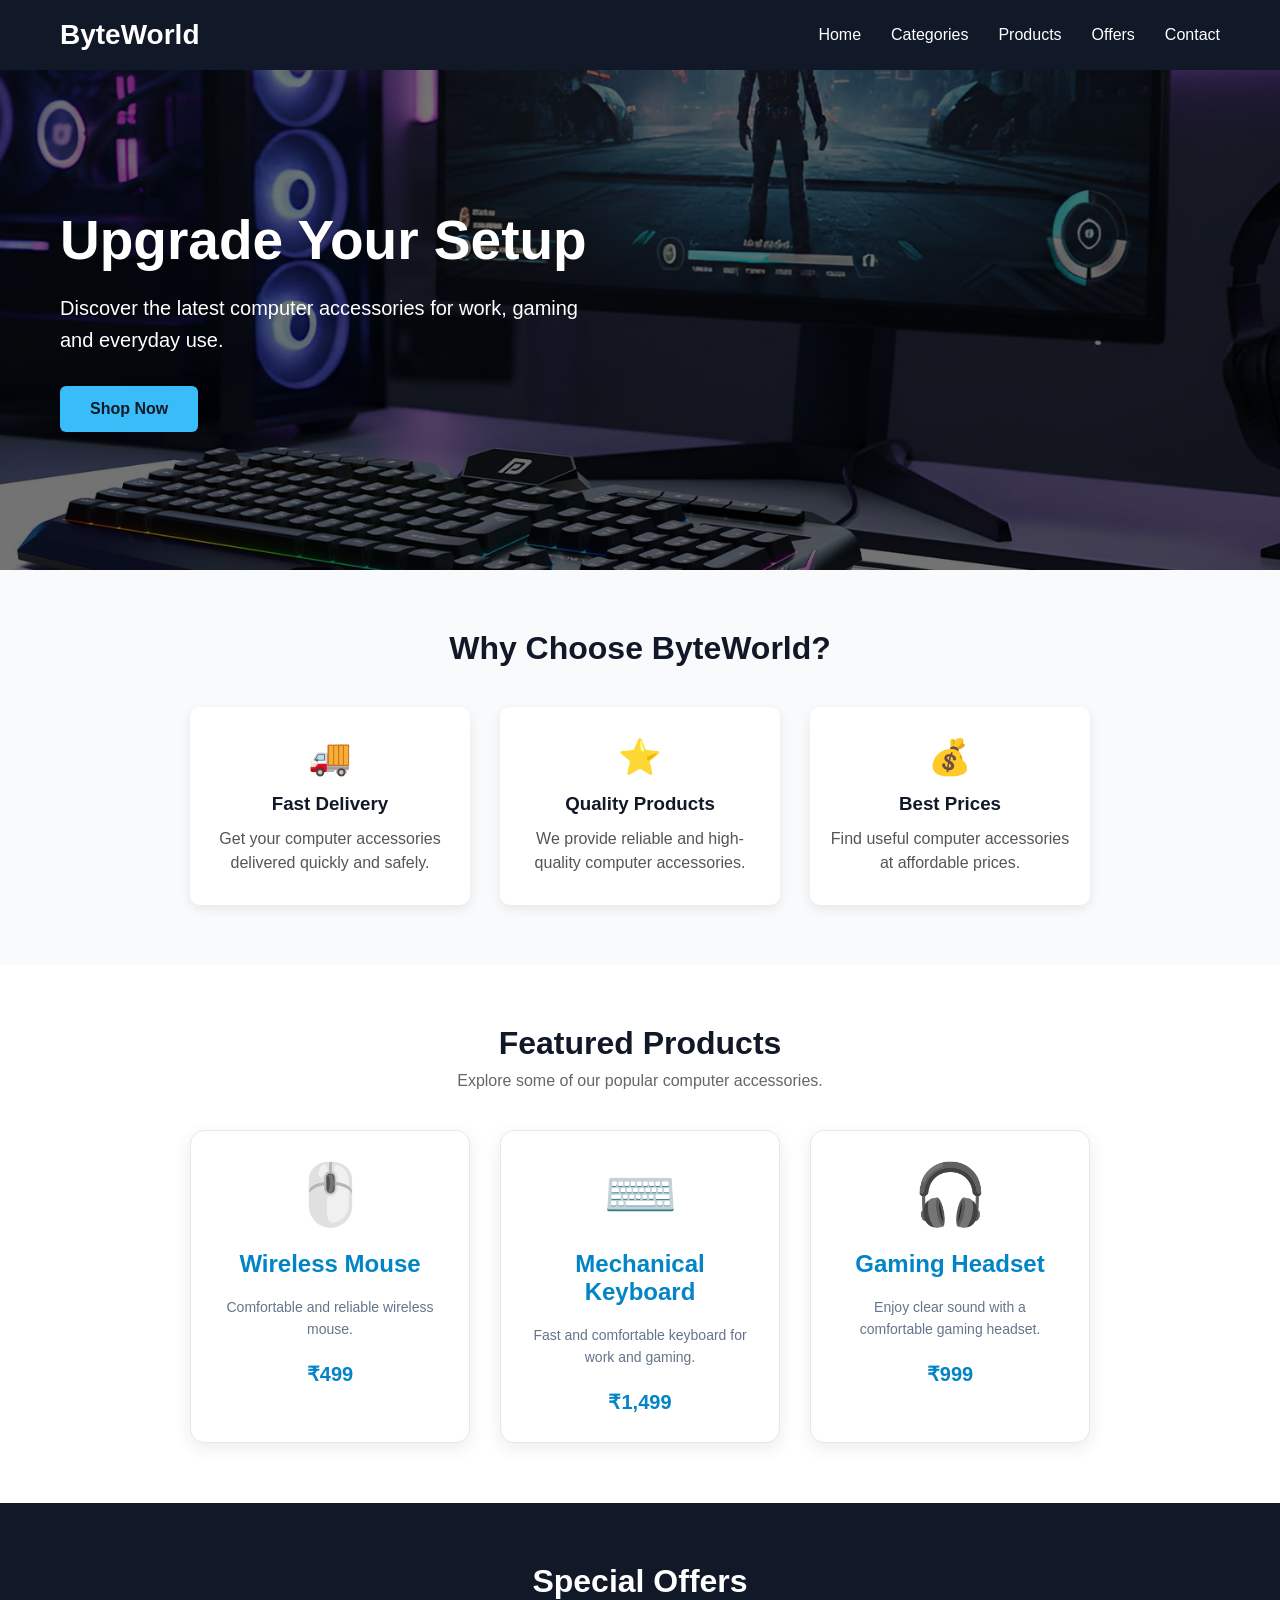
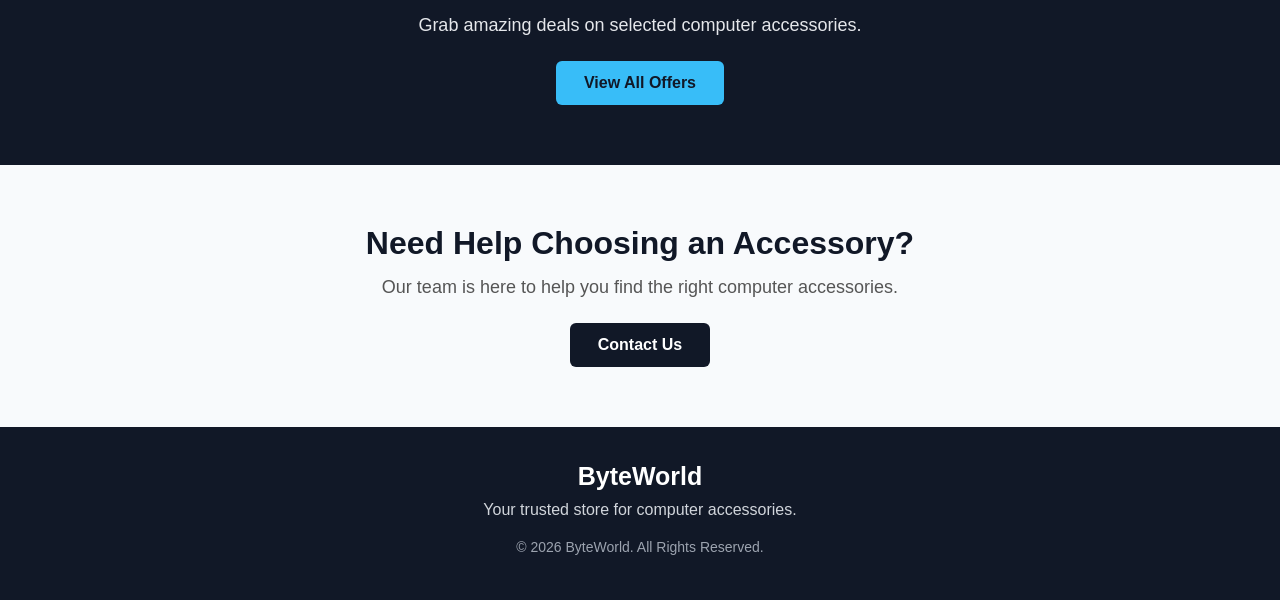
<file: index.html>
<!DOCTYPE html>
<html lang="en">

<head>
    <meta charset="UTF-8">
    <meta name="viewport" content="width=device-width, initial-scale=1.0">

    <title>TechZone - Computer Accessories</title>

    <link rel="stylesheet" href="style.css">
</head>

<body>
    <header>

    <div class="logo">
        ByteWorld
    </div>

    <nav>
        <a href="index.html">Home</a>
        <a href="categories.html">Categories</a>
        <a href="products.html">Products</a>
        <a href="offers.html">Offers</a>
        <a href="contact.html">Contact</a>
    </nav>

</header>
<!-- Hero Section -->
<section class="hero">

    <div class="hero-content">

        <h1>Upgrade Your Setup</h1>

        <p>
            Discover the latest computer accessories
            for work, gaming and everyday use.
        </p>

        <a href="products.html" class="hero-button">Shop Now</a>

    </div>

</section>
<!-- Why Choose Us Section -->

<section class="why-us">

    <h2>Why Choose ByteWorld?</h2>

    <div class="features">

        <div class="feature">
            <div class="feature-icon">🚚</div>
            <h3>Fast Delivery</h3>
            <p>Get your computer accessories delivered quickly and safely.</p>
        </div>

        <div class="feature">
            <div class="feature-icon">⭐</div>
            <h3>Quality Products</h3>
            <p>We provide reliable and high-quality computer accessories.</p>
        </div>

        <div class="feature">
            <div class="feature-icon">💰</div>
            <h3>Best Prices</h3>
            <p>Find useful computer accessories at affordable prices.</p>
        </div>

    </div>

</section>
<!-- FEATURED PRODUCTS -->
<section class="featured-products">

    <h2>Featured Products</h2>

    <p class="section-subtitle">
        Explore some of our popular computer accessories.
    </p>

    <div class="product-cards">

        <div class="product-card">
            <div class="product-image">🖱️</div>
            <h3>Wireless Mouse</h3>
            <p>Comfortable and reliable wireless mouse.</p>
            <span>₹499</span>
        </div>

        <div class="product-card">
            <div class="product-image">⌨️</div>
            <h3>Mechanical Keyboard</h3>
            <p>Fast and comfortable keyboard for work and gaming.</p>
            <span>₹1,499</span>
        </div>

        <div class="product-card">
            <div class="product-image">🎧</div>
            <h3>Gaming Headset</h3>
            <p>Enjoy clear sound with a comfortable gaming headset.</p>
            <span>₹999</span>
        </div>

    </div>

</section>
<!-- SPECIAL OFFERS -->
<section class="special-offers">

    <h2>Special Offers</h2>

    <p>
        Grab amazing deals on selected computer accessories.
    </p>

    <a href="offers.html" class="offer-button">
        View All Offers
    </a>

</section>
<!-- CONTACT CTA -->
<section class="contact-cta">

    <h2>Need Help Choosing an Accessory?</h2>

    <p>
        Our team is here to help you find the right computer accessories.
    </p>

    <a href="contact.html" class="contact-button">
        Contact Us
    </a>

</section>
<!-- FOOTER -->
<footer>

    <div class="footer-content">

        <h3>ByteWorld</h3>

        <p>
            Your trusted store for computer accessories.
        </p>

        <p class="copyright">
            © 2026 ByteWorld. All Rights Reserved.
        </p>

    </div>

</footer>

</body>

</html>
</file>
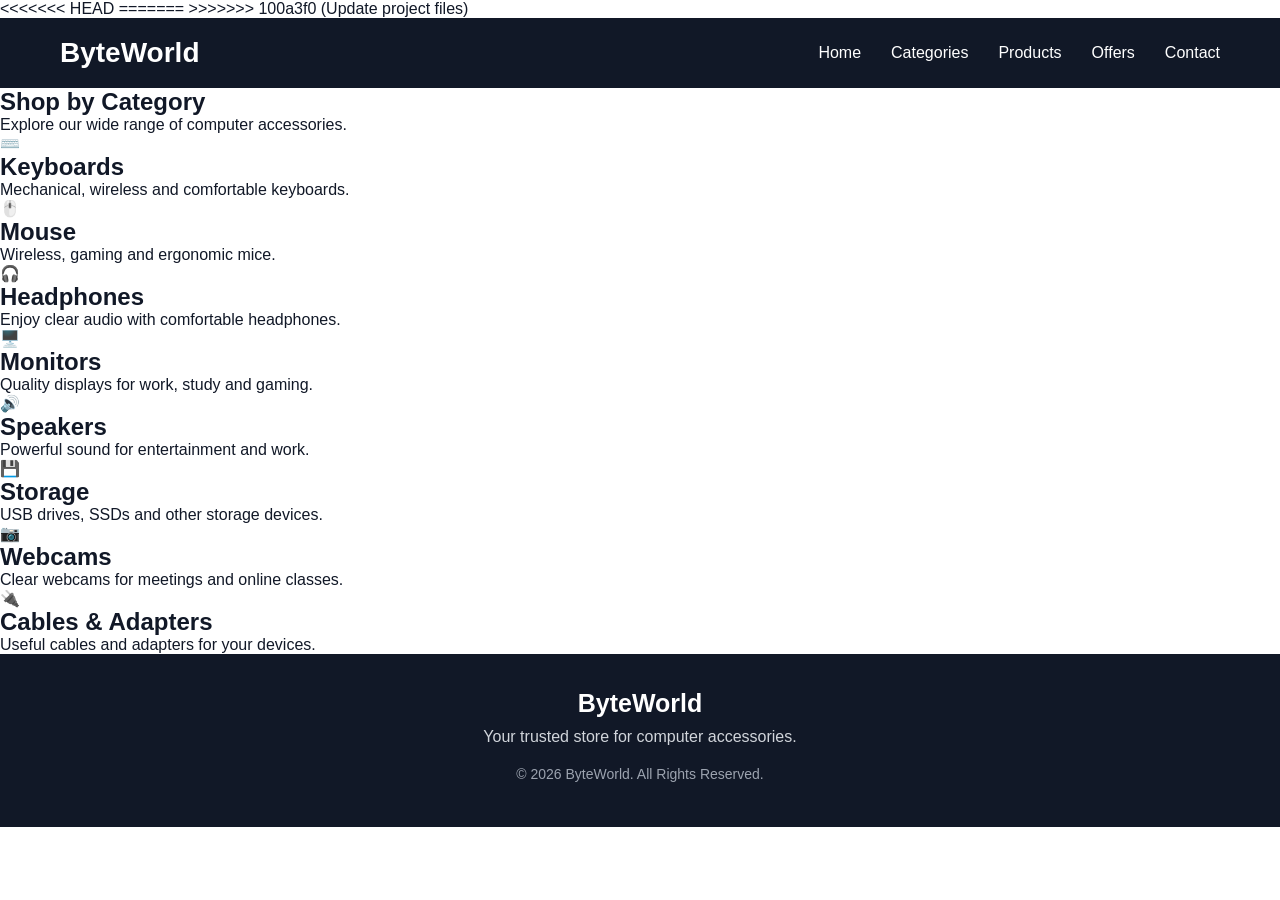
<file: categories.html>
<!DOCTYPE html>
<html lang="en">

<head>
    <meta charset="UTF-8">
    <meta name="viewport" content="width=device-width, initial-scale=1.0">

    <title>ByteWorld - Categories</title>

<<<<<<< HEAD
    <link rel="stylesheet" href="style.css">
=======
    <link rel="stylesheet" href="style.css">
>>>>>>> 100a3f0 (Update project files)
</head>

<body>

    <!-- HEADER -->
    <header>

        <div class="logo">
            ByteWorld
        </div>

        <nav>
            <a href="index.html">Home</a>
            <a href="categories.html">Categories</a>
            <a href="products.html">Products</a>
            <a href="offers.html">Offers</a>
            <a href="contact.html">Contact</a>
        </nav>

    </header>


    <!-- CATEGORIES SECTION -->
    <section class="categories-page">

        <h1>Shop by Category</h1>

        <p class="category-intro">
            Explore our wide range of computer accessories.
        </p>


        <div class="category-grid">

            <div class="category-card">
                <div class="category-icon">⌨️</div>
                <h2>Keyboards</h2>
                <p>Mechanical, wireless and comfortable keyboards.</p>
            </div>


            <div class="category-card">
                <div class="category-icon">🖱️</div>
                <h2>Mouse</h2>
                <p>Wireless, gaming and ergonomic mice.</p>
            </div>


            <div class="category-card">
                <div class="category-icon">🎧</div>
                <h2>Headphones</h2>
                <p>Enjoy clear audio with comfortable headphones.</p>
            </div>


            <div class="category-card">
                <div class="category-icon">🖥️</div>
                <h2>Monitors</h2>
                <p>Quality displays for work, study and gaming.</p>
            </div>


            <div class="category-card">
                <div class="category-icon">🔊</div>
                <h2>Speakers</h2>
                <p>Powerful sound for entertainment and work.</p>
            </div>


            <div class="category-card">
                <div class="category-icon">💾</div>
                <h2>Storage</h2>
                <p>USB drives, SSDs and other storage devices.</p>
            </div>


            <div class="category-card">
                <div class="category-icon">📷</div>
                <h2>Webcams</h2>
                <p>Clear webcams for meetings and online classes.</p>
            </div>


            <div class="category-card">
                <div class="category-icon">🔌</div>
                <h2>Cables & Adapters</h2>
                <p>Useful cables and adapters for your devices.</p>
            </div>

        </div>

    </section>


    <!-- FOOTER -->
    <footer>

        <div class="footer-content">

            <h3>ByteWorld</h3>

            <p>
                Your trusted store for computer accessories.
            </p>

            <p class="copyright">
                © 2026 ByteWorld. All Rights Reserved.
            </p>

        </div>

    </footer>

</body>

</html>
</file>
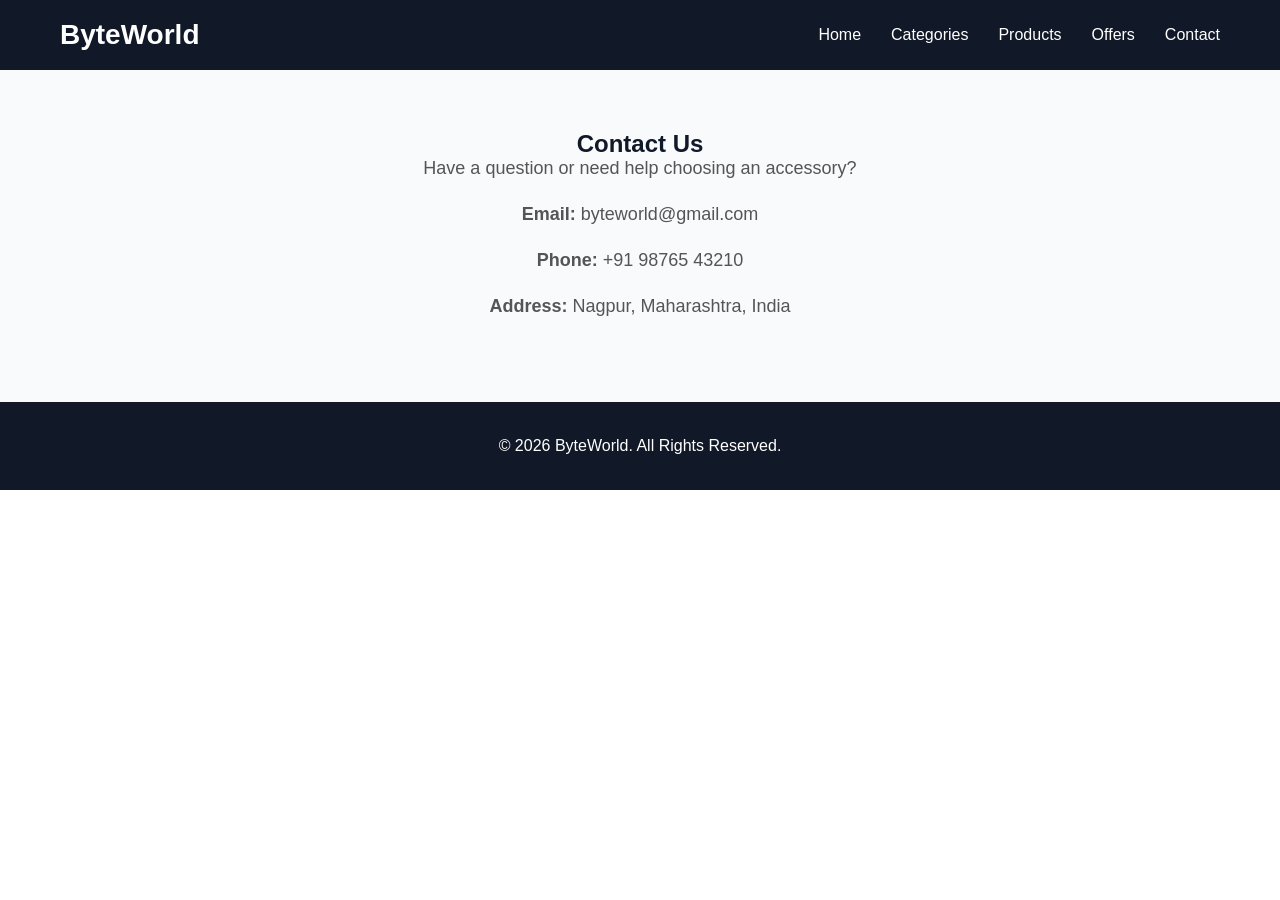
<file: contact.html>
<!DOCTYPE html>
<html lang="en">

<head>
    <meta charset="UTF-8">
    <meta name="viewport" content="width=device-width, initial-scale=1.0">
    <title>ByteWorld - Contact</title>
    <link rel="stylesheet" href="style.css">
</head>

<body>

<header>
    <div class="logo">ByteWorld</div>

    <nav>
        <a href="index.html">Home</a>
        <a href="categories.html">Categories</a>
        <a href="products.html">Products</a>
        <a href="offers.html">Offers</a>
        <a href="contact.html">Contact</a>
    </nav>
</header>

<section class="contact-cta">

    <h1>Contact Us</h1>
    <p>Have a question or need help choosing an accessory?</p>

    <div class="contact-info">
        <p><strong>Email:</strong> byteworld@gmail.com</p>
        <p><strong>Phone:</strong> +91 98765 43210</p>
        <p><strong>Address:</strong> Nagpur, Maharashtra, India</p>
    </div>

</section>

<footer>
    <p>&copy; 2026 ByteWorld. All Rights Reserved.</p>
</footer>

</body>
</html>
</file>
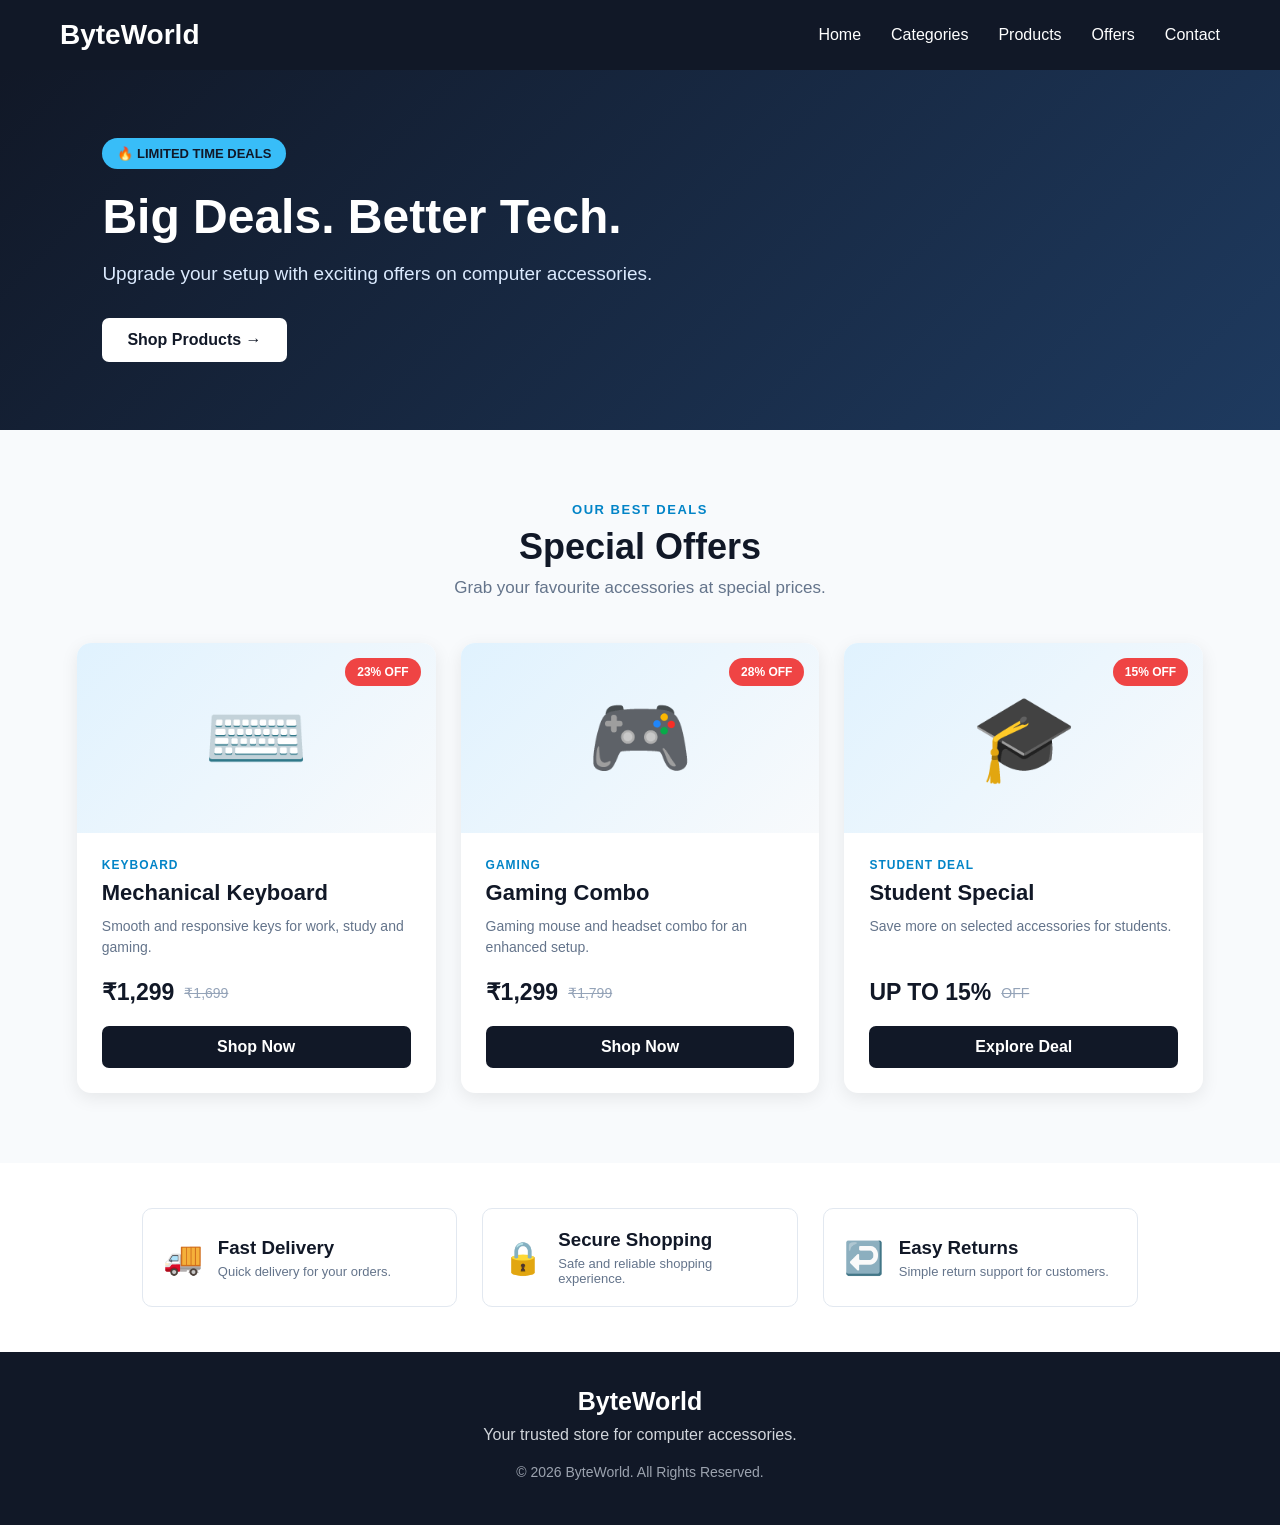
<file: offers.html>
<!DOCTYPE html>
<html lang="en">

<head>
    <meta charset="UTF-8">
    <meta name="viewport" content="width=device-width, initial-scale=1.0">
    <title>ByteWorld - Offers</title>
    <link rel="stylesheet" href="style.css">
</head>

<body>

    <!-- HEADER -->
    <header>
        <div class="logo">ByteWorld</div>

        <nav>
            <a href="index.html">Home</a>
            <a href="categories.html">Categories</a>
            <a href="products.html">Products</a>
            <a href="offers.html">Offers</a>
            <a href="contact.html">Contact</a>
        </nav>
    </header>


    <!-- OFFER HERO -->
    <section class="offers-hero">

        <div class="offers-hero-content">

            <span class="deal-label">🔥 LIMITED TIME DEALS</span>

            <h1>Big Deals. Better Tech.</h1>

            <p>
                Upgrade your setup with exciting offers on
                computer accessories.
            </p>

            <a href="products.html" class="primary-offer-btn">
                Shop Products →
            </a>

        </div>

    </section>


    <!-- OFFERS -->
    <section class="offers-section">

        <div class="section-heading">

            <span>OUR BEST DEALS</span>

            <h2>Special Offers</h2>

            <p>
                Grab your favourite accessories at special prices.
            </p>

        </div>


        <div class="offer-grid">


            <!-- OFFER 1 -->
            <div class="offer-card">

                <div class="offer-image">
                    ⌨️
                </div>

                <span class="discount-badge">
                    23% OFF
                </span>

                <div class="offer-content">

                    <p class="offer-category">
                        KEYBOARD
                    </p>

                    <h3>
                        Mechanical Keyboard
                    </h3>

                    <p class="offer-description">
                        Smooth and responsive keys for work,
                        study and gaming.
                    </p>

                    <div class="price">

                        <span class="new-price">
                            ₹1,299
                        </span>

                        <span class="old-price">
                            ₹1,699
                        </span>

                    </div>

                    <a href="products.html" class="shop-btn">
                        Shop Now
                    </a>

                </div>

            </div>


            <!-- OFFER 2 -->
            <div class="offer-card">

                <div class="offer-image">
                    🎮
                </div>

                <span class="discount-badge">
                    28% OFF
                </span>

                <div class="offer-content">

                    <p class="offer-category">
                        GAMING
                    </p>

                    <h3>
                        Gaming Combo
                    </h3>

                    <p class="offer-description">
                        Gaming mouse and headset combo
                        for an enhanced setup.
                    </p>

                    <div class="price">

                        <span class="new-price">
                            ₹1,299
                        </span>

                        <span class="old-price">
                            ₹1,799
                        </span>

                    </div>

                    <a href="products.html" class="shop-btn">
                        Shop Now
                    </a>

                </div>

            </div>


            <!-- OFFER 3 -->
            <div class="offer-card">

                <div class="offer-image">
                    🎓
                </div>

                <span class="discount-badge">
                    15% OFF
                </span>

                <div class="offer-content">

                    <p class="offer-category">
                        STUDENT DEAL
                    </p>

                    <h3>
                        Student Special
                    </h3>

                    <p class="offer-description">
                        Save more on selected accessories
                        for students.
                    </p>

                    <div class="price">

                        <span class="new-price">
                            UP TO 15%
                        </span>

                        <span class="old-price">
                            OFF
                        </span>

                    </div>

                    <a href="products.html" class="shop-btn">
                        Explore Deal
                    </a>

                </div>

            </div>


        </div>

    </section>


    <!-- BENEFITS -->
    <section class="offer-benefits">

        <div class="benefit">

            <div class="benefit-icon">
                🚚
            </div>

            <div>

                <h3>
                    Fast Delivery
                </h3>

                <p>
                    Quick delivery for your orders.
                </p>

            </div>

        </div>


        <div class="benefit">

            <div class="benefit-icon">
                🔒
            </div>

            <div>

                <h3>
                    Secure Shopping
                </h3>

                <p>
                    Safe and reliable shopping experience.
                </p>

            </div>

        </div>


        <div class="benefit">

            <div class="benefit-icon">
                ↩️
            </div>

            <div>

                <h3>
                    Easy Returns
                </h3>

                <p>
                    Simple return support for customers.
                </p>

            </div>

        </div>

    </section>


    <!-- FOOTER -->
    <footer>

        <div class="footer-content">

            <h3>
                ByteWorld
            </h3>

            <p>
                Your trusted store for computer accessories.
            </p>

            <p class="copyright">
                © 2026 ByteWorld. All Rights Reserved.
            </p>

        </div>

    </footer>

</body>

</html>
</file>
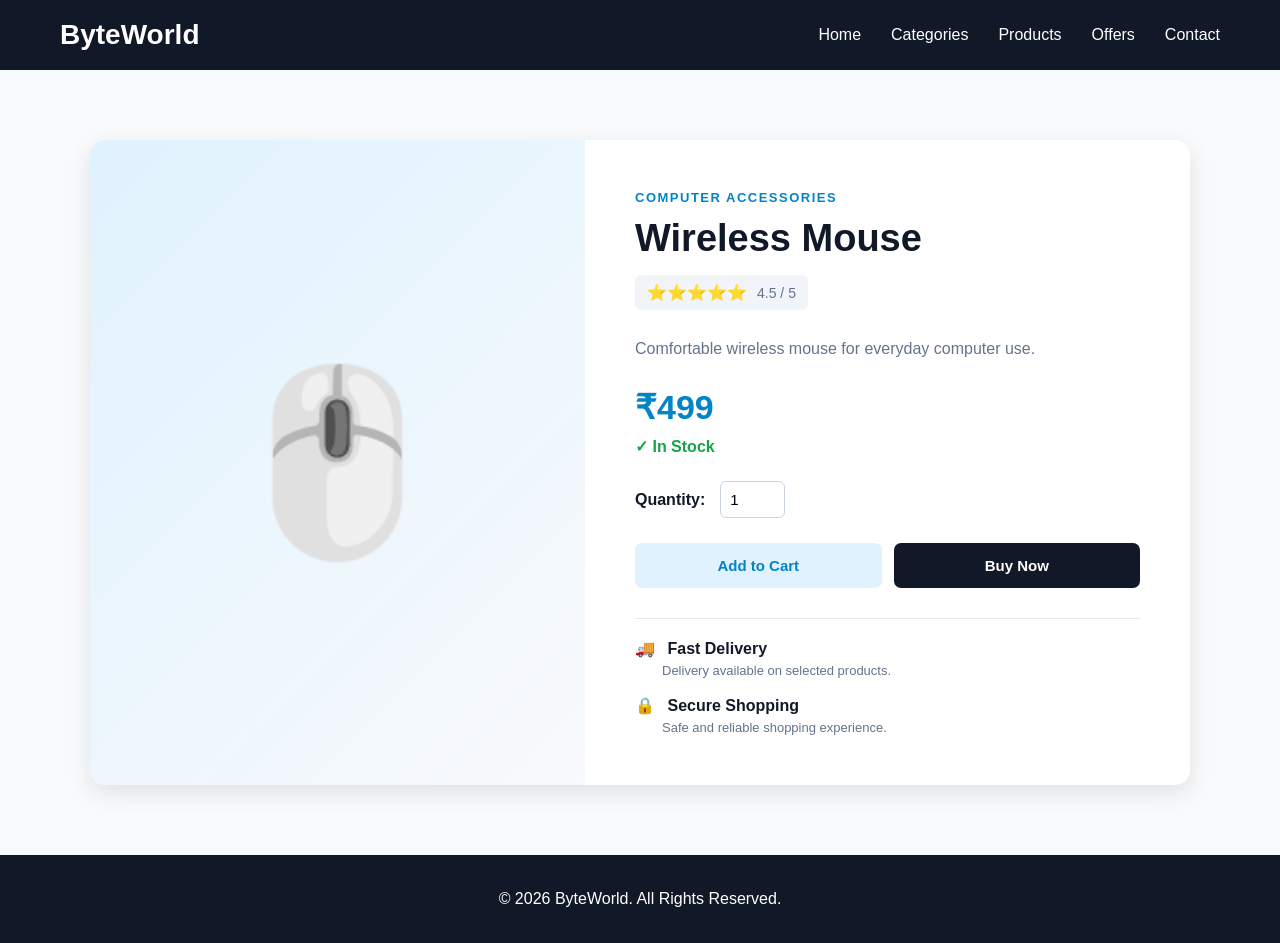
<file: product-details.html>
<!DOCTYPE html>
<html lang="en">

<head>

    <meta charset="UTF-8">

    <meta name="viewport"
          content="width=device-width, initial-scale=1.0">

    <title>ByteWorld - Product Details</title>

    <link rel="stylesheet" href="style.css">

</head>


<body>


    <!-- HEADER -->

    <header>

        <div class="logo">
            ByteWorld
        </div>

        <nav>

            <a href="index.html">
                Home
            </a>

            <a href="categories.html">
                Categories
            </a>

            <a href="products.html">
                Products
            </a>

            <a href="offers.html">
                Offers
            </a>

            <a href="contact.html">
                Contact
            </a>

        </nav>

    </header>



    <!-- PRODUCT DETAILS -->

    <section class="product-details-page">

        <div class="product-details-card">


            <!-- PRODUCT IMAGE / ICON -->

            <div class="product-detail-image">

                <span id="productIcon">
                    🖱️
                </span>

            </div>



            <!-- PRODUCT INFORMATION -->

            <div class="product-information">

                <p class="product-category">
                    COMPUTER ACCESSORIES
                </p>


                <h1 id="productName">
                    Wireless Mouse
                </h1>


                <div class="product-rating">

                    ⭐⭐⭐⭐⭐

                    <span>
                        4.5 / 5
                    </span>

                </div>


                <p class="product-detail-description"
                   id="productDescription">

                    Comfortable wireless mouse for everyday
                    computer use.

                </p>


                <div class="product-detail-price"
                     id="productPrice">

                    ₹499

                </div>


                <p class="availability">
                    ✓ In Stock
                </p>


                <!-- QUANTITY -->

                <div class="quantity-box">

                    <label for="quantity">
                        Quantity:
                    </label>

                    <input
                        type="number"
                        id="quantity"
                        value="1"
                        min="1"
                        max="10">

                </div>


                <!-- BUTTONS -->

                <div class="product-actions">

                    <button
                        class="cart-btn"
                        onclick="addToCart()">

                        Add to Cart

                    </button>


                    <button
                        class="detail-buy-btn"
                        onclick="buyProduct()">

                        Buy Now

                    </button>

                </div>


                <!-- DELIVERY -->

                <div class="delivery-info">

                    <div>
                        🚚
                        <strong>
                            Fast Delivery
                        </strong>

                        <p>
                            Delivery available on selected products.
                        </p>
                    </div>


                    <div>
                        🔒
                        <strong>
                            Secure Shopping
                        </strong>

                        <p>
                            Safe and reliable shopping experience.
                        </p>
                    </div>

                </div>


            </div>

        </div>

    </section>



    <!-- FOOTER -->

    <footer>

        <p>
            &copy; 2026 ByteWorld. All Rights Reserved.
        </p>

    </footer>



    <!-- JAVASCRIPT -->

    <script>

        const products = {

            mouse: {
                name: "Wireless Mouse",
                icon: "🖱️",
                price: "₹499",
                description:
                    "Comfortable wireless mouse designed for everyday computer use, study and office work."
            },

            keyboard: {
                name: "Mechanical Keyboard",
                icon: "⌨️",
                price: "₹1,499",
                description:
                    "Durable mechanical keyboard with smooth and responsive keys for work, study and gaming."
            },

            headset: {
                name: "Gaming Headset",
                icon: "🎧",
                price: "₹999",
                description:
                    "Gaming headset with clear sound and a comfortable design for gaming and entertainment."
            },

            monitor: {
                name: "HD Monitor",
                icon: "🖥️",
                price: "₹7,999",
                description:
                    "Sharp and clear HD monitor suitable for work, study, entertainment and everyday computer use."
            },

            webcam: {
                name: "Webcam",
                icon: "📷",
                price: "₹1,299",
                description:
                    "HD webcam suitable for online classes, meetings, video calls and virtual communication."
            },

            speaker: {
                name: "USB Speaker",
                icon: "🔊",
                price: "₹799",
                description:
                    "Compact USB speakers with clear audio for your computer setup, music and entertainment."
            }

        };


        /* GET PRODUCT FROM URL */

        const urlParams =
            new URLSearchParams(window.location.search);

        const productType =
            urlParams.get("product");


        /* DISPLAY PRODUCT */

        if (products[productType]) {

            const product =
                products[productType];

            document.getElementById("productName")
                .textContent = product.name;

            document.getElementById("productIcon")
                .textContent = product.icon;

            document.getElementById("productPrice")
                .textContent = product.price;

            document.getElementById("productDescription")
                .textContent = product.description;

        }


        /* ADD TO CART */

        function addToCart() {

            const quantity =
                document.getElementById("quantity").value;

            const product =
                products[productType];

            alert(
                product.name +
                " added to cart!\nQuantity: " +
                quantity
            );

        }


        /* BUY NOW */

        function buyProduct() {

            const product =
                products[productType];

            const quantity =
                document.getElementById("quantity").value;

            alert(
                "Thank you for choosing ByteWorld!\n\n" +
                "Product: " + product.name +
                "\nQuantity: " + quantity +
                "\nPrice: " + product.price
            );

        }

    </script>


</body>

</html>
</file>
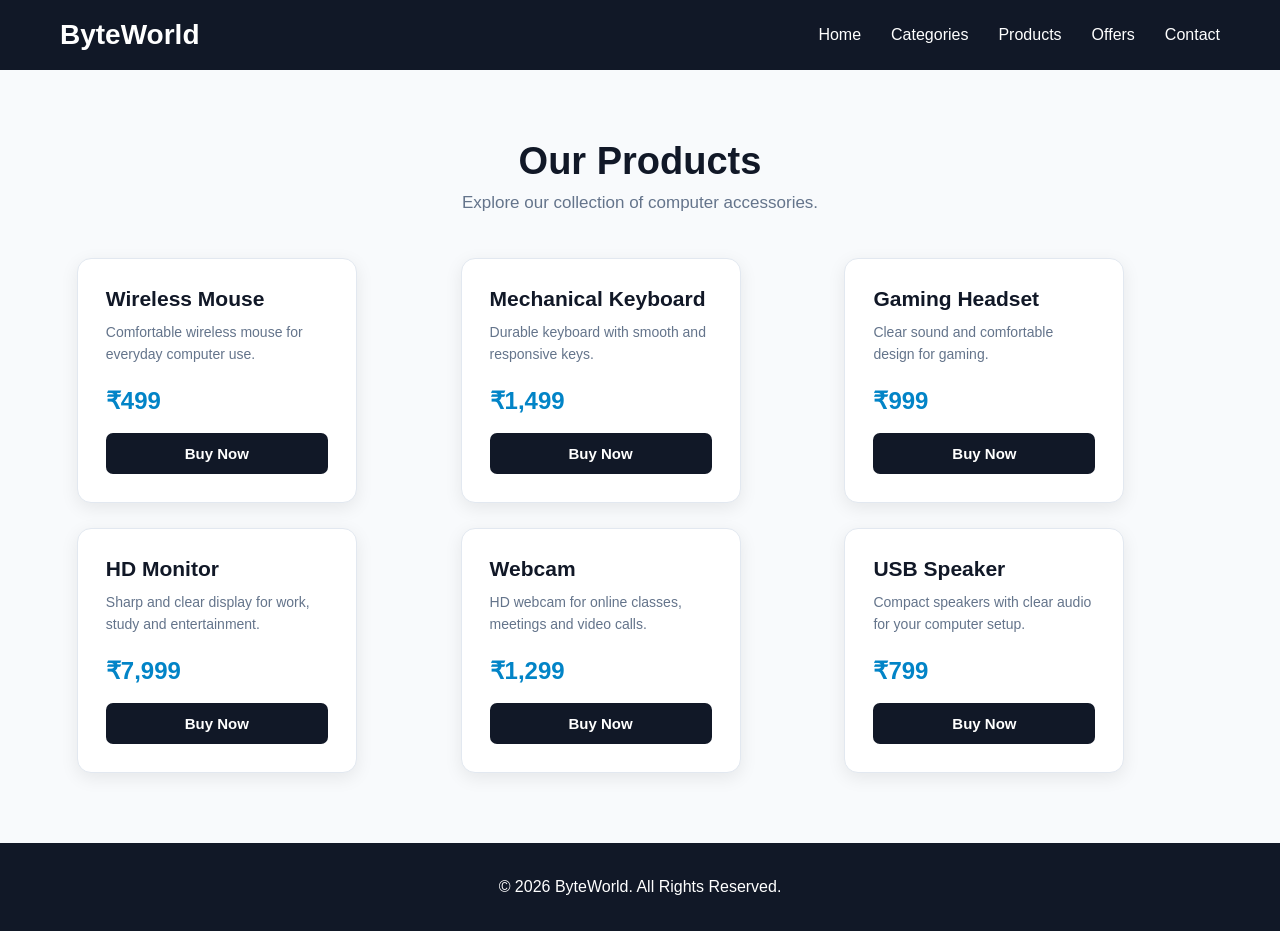
<file: products.html>
<!DOCTYPE html>
<html lang="en">

<head>
    <meta charset="UTF-8">
    <meta name="viewport" content="width=device-width, initial-scale=1.0">
    <title>ByteWorld - Products</title>
    <link rel="stylesheet" href="style.css">
</head>

<body>

<header>
    <div class="logo">ByteWorld</div>

    <nav>
        <a href="index.html">Home</a>
        <a href="categories.html">Categories</a>
        <a href="products.html">Products</a>
        <a href="offers.html">Offers</a>
        <a href="contact.html">Contact</a>
    </nav>
</header>

<section class="products-page">

    <h1>Our Products</h1>
    <p>Explore our collection of computer accessories.</p>

    <div class="products-grid">

        <div class="product-card">
            <h2>Wireless Mouse</h2>
            <p>Comfortable wireless mouse for everyday computer use.</p>
            <h3>₹499</h3>
            <button>Buy Now</button>
        </div>

        <div class="product-card">
            <h2>Mechanical Keyboard</h2>
            <p>Durable keyboard with smooth and responsive keys.</p>
            <h3>₹1,499</h3>
            <button>Buy Now</button>
        </div>

        <div class="product-card">
            <h2>Gaming Headset</h2>
            <p>Clear sound and comfortable design for gaming.</p>
            <h3>₹999</h3>
            <button>Buy Now</button>
        </div>

        <div class="product-card">
            <h2>HD Monitor</h2>
            <p>Sharp and clear display for work, study and entertainment.</p>
            <h3>₹7,999</h3>
            <button>Buy Now</button>
        </div>

        <div class="product-card">
            <h2>Webcam</h2>
            <p>HD webcam for online classes, meetings and video calls.</p>
            <h3>₹1,299</h3>
            <button>Buy Now</button>
        </div>

        <div class="product-card">
            <h2>USB Speaker</h2>
            <p>Compact speakers with clear audio for your computer setup.</p>
            <h3>₹799</h3>
            <button>Buy Now</button>
        </div>

    </div>

</section>

<footer>
    <p>&copy; 2026 ByteWorld. All Rights Reserved.</p>
</footer>

</body>
</html>
</file>
<file: style.css>
/* ================================= */
/*          GENERAL STYLING          */
/* ================================= */

* {
    margin: 0;
    padding: 0;
    box-sizing: border-box;
}

body {
    font-family: Arial, sans-serif;
    background-color: white;
    color: #111827;
}


/* ================================= */
/*              HEADER               */
/* ================================= */

header {
    height: 70px;

    display: flex;
    align-items: center;
    justify-content: space-between;

    padding: 0 60px;

    background-color: #111827;
}

.logo {
    font-size: 28px;
    font-weight: bold;
    color: white;
}


/* ================================= */
/*           NAVIGATION              */
/* ================================= */

nav {
    display: flex;
    gap: 30px;
}

nav a {
    color: white;
    text-decoration: none;
    font-size: 16px;
}

nav a:hover {
    color: #38bdf8;
}


/* ================================= */
/*           HERO SECTION            */
/* ================================= */

.hero {
    min-height: 500px;

    display: flex;
    align-items: center;

    padding: 60px;

    background-image:
        linear-gradient(
            rgba(0, 0, 0, 0.55),
            rgba(0, 0, 0, 0.55)
        ),
        url("images/hero.jpg");

    background-size: cover;
    background-position: center;
    background-repeat: no-repeat;
}

.hero-content {
    max-width: 550px;
    color: white;
}

.hero-content h1 {
    font-size: 55px;
    margin-bottom: 20px;
}

.hero-content p {
    font-size: 20px;
    line-height: 1.6;
    margin-bottom: 30px;
}

.hero-button {
    display: inline-block;

    padding: 14px 30px;

    background-color: #38bdf8;
    color: #111827;

    text-decoration: none;
    font-weight: bold;

    border-radius: 6px;

    transition: 0.3s;
}

.hero-button:hover {
    background-color: white;
}


/* ================================= */
/*         WHY CHOOSE US             */
/* ================================= */

.why-us {
    padding: 60px;
    text-align: center;
    background-color: #f8fafc;
}

.why-us h2 {
    font-size: 32px;
    margin-bottom: 40px;
    color: #111827;
}


/* ================================= */
/*          FEATURE CARDS            */
/* ================================= */

.features {
    display: flex;
    justify-content: center;
    gap: 30px;
}

.feature {
    width: 280px;

    padding: 30px 20px;

    background-color: white;

    border-radius: 10px;

    box-shadow: 0 4px 12px rgba(0, 0, 0, 0.08);

    transition: 0.3s;
}

.feature:hover {
    transform: translateY(-5px);
}

.feature-icon {
    font-size: 35px;
    margin-bottom: 15px;
}

.feature h3 {
    margin-bottom: 12px;
    color: #111827;
}

.feature p {
    line-height: 1.5;
    color: #555;
}


/* ================================= */
/*            RESPONSIVE             */
/* ================================= */

@media (max-width: 768px) {

    header {
        padding: 0 20px;
    }

    nav {
        gap: 12px;
    }

    nav a {
        font-size: 14px;
    }

    .hero {
        padding: 40px 25px;
    }

    .hero-content h1 {
        font-size: 40px;
    }

    .hero-content p {
        font-size: 17px;
    }

    .why-us {
        padding: 40px 20px;
    }

    .features {
        flex-direction: column;
        align-items: center;
    }

    .feature {
        width: 100%;
        max-width: 350px;
    }
}
/* ================================= */
/*        FEATURED PRODUCTS           */
/* ================================= */

.featured-products {
    padding: 60px;
    text-align: center;
    background-color: white;
}

.featured-products h2 {
    font-size: 32px;
    margin-bottom: 10px;
    color: #111827;
}

.section-subtitle {
    color: #666;
    font-size: 16px;
    margin-bottom: 40px;
}

.product-cards {
    display: flex;
    justify-content: center;
    gap: 30px;
}

.product-card {
    width: 280px;
    padding: 25px 20px;

    background-color: #f8fafc;

    border-radius: 10px;

    box-shadow: 0 4px 12px rgba(0, 0, 0, 0.08);

    transition: 0.3s;
}

.product-card:hover {
    transform: translateY(-5px);
}

.product-image {
    font-size: 60px;
    margin-bottom: 20px;
}

.product-card h3 {
    font-size: 20px;
    margin-bottom: 12px;
    color: #111827;
}

.product-card p {
    color: #555;
    line-height: 1.5;
    margin-bottom: 15px;
}

.product-card span {
    font-size: 20px;
    font-weight: bold;
    color: #0284c7;
}


/* Mobile view */

@media (max-width: 768px) {

    .featured-products {
        padding: 40px 20px;
    }

    .product-cards {
        flex-direction: column;
        align-items: center;
    }

    .product-card {
        width: 100%;
        max-width: 350px;
    }
}
/* ================================= */
/*         SPECIAL OFFERS            */
/* ================================= */

.special-offers {
    padding: 60px 20px;
    text-align: center;
    background-color: #111827;
    color: white;
}

.special-offers h2 {
    font-size: 32px;
    margin-bottom: 15px;
}

.special-offers p {
    font-size: 18px;
    margin-bottom: 25px;
    color: #e5e7eb;
}

.offer-button {
    display: inline-block;
    padding: 13px 28px;

    background-color: #38bdf8;
    color: #111827;

    text-decoration: none;
    font-weight: bold;

    border-radius: 6px;
    transition: 0.3s;
}

.offer-button:hover {
    background-color: white;
}
/* ================================= */
/*          CONTACT CTA              */
/* ================================= */

.contact-cta {
    padding: 60px 20px;
    text-align: center;
    background-color: #f8fafc;
}

.contact-cta h2 {
    font-size: 32px;
    margin-bottom: 15px;
    color: #111827;
}

.contact-cta p {
    font-size: 18px;
    color: #555;
    margin-bottom: 25px;
}

.contact-button {
    display: inline-block;

    padding: 13px 28px;

    background-color: #111827;
    color: white;

    text-decoration: none;
    font-weight: bold;

    border-radius: 6px;

    transition: 0.3s;
}

.contact-button:hover {
    background-color: #38bdf8;
    color: #111827;
}
/* ================================= */
/*              FOOTER               */
/* ================================= */

footer {
    background-color: #111827;
    color: white;
    text-align: center;
    padding: 35px 20px;
}

.footer-content h3 {
    font-size: 25px;
    margin-bottom: 10px;
}

.footer-content p {
    color: #d1d5db;
    margin-bottom: 10px;
}

.footer-content .copyright {
    font-size: 14px;
    margin-top: 20px;
    color: #9ca3af;
}

/* ================================= */
/*          OFFERS PAGE              */
/* ================================= */

.offers-hero {
    min-height: 360px;
    display: flex;
    align-items: center;
    padding: 60px 8%;
    background: linear-gradient(135deg, #111827, #1e3a5f);
    color: white;
}

.offers-hero-content {
    max-width: 650px;
}

.deal-label {
    display: inline-block;
    padding: 8px 15px;
    background-color: #38bdf8;
    color: #111827;
    border-radius: 20px;
    font-size: 13px;
    font-weight: bold;
    margin-bottom: 20px;
}

.offers-hero h1 {
    font-size: 48px;
    margin-bottom: 15px;
}

.offers-hero p {
    font-size: 19px;
    color: #dbeafe;
    line-height: 1.6;
    margin-bottom: 28px;
}

.primary-offer-btn {
    display: inline-block;
    padding: 13px 25px;
    background-color: white;
    color: #111827;
    text-decoration: none;
    font-weight: bold;
    border-radius: 7px;
    transition: 0.3s;
}

.primary-offer-btn:hover {
    background-color: #38bdf8;
    transform: translateY(-2px);
}


/* OFFERS SECTION */

.offers-section {
    padding: 70px 6%;
    background-color: #f8fafc;
}

.section-heading {
    text-align: center;
    margin-bottom: 45px;
}

.section-heading > span {
    color: #0284c7;
    font-size: 13px;
    font-weight: bold;
    letter-spacing: 1.5px;
}

.section-heading h2 {
    font-size: 36px;
    color: #111827;
    margin: 8px 0 10px;
}

.section-heading p {
    color: #64748b;
    font-size: 17px;
}


/* OFFER GRID */

.offer-grid {
    max-width: 1150px;
    margin: auto;
    display: grid;
    grid-template-columns: repeat(3, 1fr);
    gap: 25px;
}


/* OFFER CARD */

.offer-card {
    position: relative;
    background-color: white;
    border-radius: 14px;
    overflow: hidden;
    box-shadow: 0 5px 18px rgba(0, 0, 0, 0.08);
    transition: 0.3s;
}

.offer-card:hover {
    transform: translateY(-8px);
    box-shadow: 0 12px 28px rgba(0, 0, 0, 0.14);
}


/* ICON AREA */

.offer-image {
    height: 190px;
    display: flex;
    align-items: center;
    justify-content: center;
    font-size: 85px;
    background: linear-gradient(135deg, #e0f2fe, #f8fafc);
}


/* DISCOUNT */

.discount-badge {
    position: absolute;
    top: 15px;
    right: 15px;
    background-color: #ef4444;
    color: white;
    padding: 7px 12px;
    border-radius: 20px;
    font-size: 12px;
    font-weight: bold;
}


/* CONTENT */

.offer-content {
    padding: 25px;
}

.offer-category {
    color: #0284c7;
    font-size: 12px;
    font-weight: bold;
    letter-spacing: 1px;
    margin-bottom: 8px;
}

.offer-content h3 {
    font-size: 22px;
    color: #111827;
    margin-bottom: 10px;
}

.offer-description {
    color: #64748b;
    line-height: 1.5;
    font-size: 14px;
    min-height: 45px;
    margin-bottom: 18px;
}


/* PRICE */

.price {
    display: flex;
    align-items: center;
    gap: 10px;
    margin-bottom: 20px;
}

.new-price {
    font-size: 23px;
    font-weight: bold;
    color: #111827;
}

.old-price {
    font-size: 14px;
    color: #94a3b8;
    text-decoration: line-through;
}


/* BUTTON */

.shop-btn {
    display: block;
    text-align: center;
    padding: 12px;
    background-color: #111827;
    color: white;
    text-decoration: none;
    font-weight: bold;
    border-radius: 7px;
    transition: 0.3s;
}

.shop-btn:hover {
    background-color: #0284c7;
}


/* BENEFITS */

.offer-benefits {
    max-width: 1150px;
    margin: 0 auto;
    padding: 45px 6%;
    display: grid;
    grid-template-columns: repeat(3, 1fr);
    gap: 25px;
}

.benefit {
    display: flex;
    align-items: center;
    gap: 15px;
    padding: 20px;
    border: 1px solid #e2e8f0;
    border-radius: 10px;
    background-color: white;
}

.benefit-icon {
    font-size: 32px;
}

.benefit h3 {
    color: #111827;
    margin-bottom: 5px;
}

.benefit p {
    color: #64748b;
    font-size: 13px;
}


/* MOBILE */

@media (max-width: 900px) {

    .offer-grid {
        grid-template-columns: repeat(2, 1fr);
    }

    .offer-benefits {
        grid-template-columns: 1fr;
    }

}


@media (max-width: 600px) {

    .offers-hero {
        padding: 50px 25px;
    }

    .offers-hero h1 {
        font-size: 36px;
    }

    .offer-grid {
        grid-template-columns: 1fr;
    }

    .offers-section {
        padding: 50px 20px;
    }

}

/* ================================= */
/*          PRODUCTS PAGE            */
/* ================================= */

.products-page {
    padding: 70px 6%;
    background-color: #f8fafc;
    min-height: 70vh;
}

.products-page > h1 {
    text-align: center;
    font-size: 38px;
    color: #111827;
    margin-bottom: 10px;
}

.products-page > p {
    text-align: center;
    color: #64748b;
    font-size: 17px;
    margin-bottom: 45px;
}

.products-grid {
    max-width: 1150px;
    margin: auto;
    display: grid;
    grid-template-columns: repeat(3, 1fr);
    gap: 25px;
}

.product-card {
    background-color: white;
    padding: 28px;
    border-radius: 14px;
    border: 1px solid #e2e8f0;
    box-shadow: 0 5px 18px rgba(0, 0, 0, 0.08);
    transition: 0.3s;
}

.product-card:hover {
    transform: translateY(-7px);
    box-shadow: 0 12px 28px rgba(0, 0, 0, 0.14);
}

.product-card h2 {
    color: #111827;
    font-size: 21px;
    margin-bottom: 10px;
}

.product-card p {
    color: #64748b;
    font-size: 14px;
    line-height: 1.6;
    min-height: 48px;
    margin-bottom: 18px;
}

.product-card h3 {
    color: #0284c7;
    font-size: 24px;
    margin-bottom: 18px;
}

.product-card button {
    width: 100%;
    padding: 12px;
    border: none;
    border-radius: 7px;
    background-color: #111827;
    color: white;
    font-size: 15px;
    font-weight: bold;
    cursor: pointer;
    transition: 0.3s;
}

.product-card button:hover {
    background-color: #0284c7;
}


/* PRODUCTS RESPONSIVE */

@media (max-width: 900px) {

    .products-grid {
        grid-template-columns: repeat(2, 1fr);
    }

}

@media (max-width: 600px) {

    .products-page {
        padding: 50px 20px;
    }

    .products-page > h1 {
        font-size: 32px;
    }

    .products-grid {
        grid-template-columns: 1fr;
    }

}

/* FIX BUY NOW BUTTONS */

.products-page .buy-btn {
    display: block;
    width: 100%;
    padding: 12px;
    background-color: #111827 !important;
    color: white !important;
    text-align: center;
    text-decoration: none !important;
    border-radius: 7px;
    font-size: 15px;
    font-weight: bold;
    box-sizing: border-box;
    transition: 0.3s;
}

.products-page .buy-btn:hover {
    background-color: #0284c7 !important;
    color: white !important;
}

/* ================================= */
/*       PRODUCT DETAILS PAGE        */
/* ================================= */

.product-details-page {
    padding: 70px 6%;
    background-color: #f8fafc;
    min-height: 70vh;
}

.product-details-card {
    max-width: 1100px;
    margin: auto;
    display: grid;
    grid-template-columns: 45% 55%;
    background-color: white;
    border-radius: 15px;
    overflow: hidden;
    box-shadow: 0 8px 25px rgba(0, 0, 0, 0.10);
}

.product-detail-image {
    min-height: 500px;
    display: flex;
    align-items: center;
    justify-content: center;
    background: linear-gradient(135deg, #e0f2fe, #f8fafc);
}

.product-detail-image span {
    font-size: 180px;
}

.product-information {
    padding: 50px;
}

.product-category {
    color: #0284c7;
    font-size: 13px;
    font-weight: bold;
    letter-spacing: 1.5px;
    margin-bottom: 12px;
}

.product-information h1 {
    font-size: 38px;
    color: #111827;
    margin-bottom: 15px;
}

.product-rating {
    display: inline-flex;
    gap: 10px;
    align-items: center;
    background-color: #f1f5f9;
    padding: 8px 12px;
    border-radius: 6px;
    margin-bottom: 25px;
}

.product-rating span {
    color: #64748b;
    font-size: 14px;
}

.product-detail-description {
    color: #64748b;
    font-size: 16px;
    line-height: 1.7;
    margin-bottom: 25px;
}

.product-detail-price {
    font-size: 34px;
    font-weight: bold;
    color: #0284c7;
    margin-bottom: 10px;
}

.availability {
    color: #16a34a;
    font-weight: bold;
    margin-bottom: 25px;
}

.quantity-box {
    display: flex;
    align-items: center;
    gap: 15px;
    margin-bottom: 25px;
}

.quantity-box label {
    color: #111827;
    font-weight: bold;
}

.quantity-box input {
    width: 65px;
    padding: 9px;
    border: 1px solid #cbd5e1;
    border-radius: 6px;
    font-size: 15px;
}

.product-actions {
    display: flex;
    gap: 12px;
    margin-bottom: 30px;
}

.cart-btn,
.detail-buy-btn {
    flex: 1;
    padding: 14px;
    border: none;
    border-radius: 7px;
    font-size: 15px;
    font-weight: bold;
    cursor: pointer;
    transition: 0.3s;
}

.cart-btn {
    background-color: #e0f2fe;
    color: #0284c7;
}

.cart-btn:hover {
    background-color: #bae6fd;
}

.detail-buy-btn {
    background-color: #111827;
    color: white;
}

.detail-buy-btn:hover {
    background-color: #0284c7;
}

.delivery-info {
    border-top: 1px solid #e2e8f0;
    padding-top: 20px;
    display: grid;
    gap: 18px;
}

.delivery-info strong {
    color: #111827;
    margin-left: 8px;
}

.delivery-info p {
    color: #64748b;
    font-size: 13px;
    margin-top: 5px;
    margin-left: 27px;
}


/* PRODUCT DETAILS RESPONSIVE */

@media (max-width: 800px) {

    .product-details-card {
        grid-template-columns: 1fr;
    }

    .product-detail-image {
        min-height: 300px;
    }

    .product-detail-image span {
        font-size: 120px;
    }

    .product-information {
        padding: 35px 25px;
    }

}


@media (max-width: 500px) {

    .product-information h1 {
        font-size: 30px;
    }

    .product-actions {
        flex-direction: column;
    }

}

/* ================================= */
/*        ORDER SUCCESS PAGE         */
/* ================================= */

.order-success {
    max-width: 650px;
    margin: 0 auto;
    padding: 50px 40px;
    text-align: center;
    background: white;
    border-radius: 14px;
    border: 1px solid #e2e8f0;
    box-shadow: 0 8px 25px rgba(0, 0, 0, 0.08);
}

.success-icon {
    width: 64px;
    height: 64px;
    margin: 0 auto 20px;
    display: flex;
    align-items: center;
    justify-content: center;
    border-radius: 50%;
    background-color: #dcfce7;
    color: #16a34a;
    font-size: 32px;
    font-weight: bold;
}

.success-label {
    color: #0284c7;
    font-size: 12px;
    font-weight: bold;
    letter-spacing: 1.5px;
    margin-bottom: 10px;
}

.order-success h2 {
    color: #111827;
    font-size: 30px;
    margin-bottom: 12px;
}

.success-message {
    color: #64748b;
    line-height: 1.7;
    font-size: 15px;
    margin-bottom: 28px;
}

.success-details {
    max-width: 450px;
    margin: 0 auto 28px;
    padding: 18px 20px;
    background-color: #f8fafc;
    border-radius: 8px;
    text-align: left;
}

.success-details div {
    display: flex;
    justify-content: space-between;
    gap: 20px;
    padding: 8px 0;
}

.success-details span {
    color: #64748b;
}

.success-details strong {
    color: #111827;
}

.continue-shopping {
    display: inline-block;
    padding: 13px 25px;
    background-color: #111827;
    color: white;
    text-decoration: none;
    border-radius: 7px;
    font-weight: bold;
    transition: 0.3s;
}

.continue-shopping:hover {
    background-color: #0284c7;
}

/* ================================= */
/*         ORDER SUMMARY             */
/* ================================= */

.order-summary {
    display: none;
    max-width: 700px;
    margin: 40px auto 0;
    padding: 35px;
    background: #ffffff;
    border: 1px solid #e2e8f0;
    border-radius: 14px;
    box-shadow: 0 8px 25px rgba(0, 0, 0, 0.08);
}

.order-summary.show {
    display: block;
}

.order-summary h2 {
    color: #111827;
    font-size: 26px;
    margin-bottom: 25px;
}

.summary-row {
    display: flex;
    justify-content: space-between;
    align-items: center;
    padding: 15px 0;
    border-bottom: 1px solid #e2e8f0;
}

.summary-row span {
    color: #64748b;
    font-size: 15px;
}

.summary-row strong {
    color: #111827;
    font-size: 16px;
}

.summary-row.total-row {
    border-bottom: none;
    margin-top: 10px;
    padding-top: 20px;
}

.total-row span {
    color: #111827;
    font-size: 18px;
    font-weight: bold;
}

.total-row strong {
    color: #0284c7;
    font-size: 24px;
}

.place-order-btn {
    width: 100%;
    margin-top: 20px;
    padding: 14px;
    border: none;
    border-radius: 7px;
    background-color: #111827;
    color: white;
    font-size: 15px;
    font-weight: bold;
    cursor: pointer;
    transition: 0.3s;
}

.place-order-btn:hover {
    background-color: #0284c7;
}


/* ================================= */
/*          CART MESSAGE             */
/* ================================= */

.cart-message {
    display: none;
    margin: 20px 0;
    padding: 16px 18px;
    background-color: #f0fdf4;
    border: 1px solid #bbf7d0;
    border-radius: 8px;
    color: #166534;
    font-size: 14px;
    line-height: 1.6;
}

.cart-message.show {
    display: block;
}


/* ================================= */
/*       ORDER SUCCESS MESSAGE       */
/* ================================= */

.order-success {
    text-align: center;
    padding: 20px 10px;
}

.success-icon {
    width: 64px;
    height: 64px;
    margin: 0 auto 20px;
    display: flex;
    align-items: center;
    justify-content: center;
    border-radius: 50%;
    background-color: #dcfce7;
    color: #16a34a;
    font-size: 30px;
    font-weight: bold;
}

.success-label {
    color: #0284c7;
    font-size: 12px;
    font-weight: bold;
    letter-spacing: 1.5px;
    margin-bottom: 10px;
}

.order-success h2 {
    color: #111827;
    font-size: 30px;
    margin-bottom: 12px;
}

.success-message {
    color: #64748b;
    line-height: 1.7;
    font-size: 15px;
    margin-bottom: 25px;
}

.success-details {
    max-width: 450px;
    margin: 0 auto 25px;
    padding: 18px 20px;
    background-color: #f8fafc;
    border-radius: 8px;
    text-align: left;
}

.success-details div {
    display: flex;
    justify-content: space-between;
    padding: 8px 0;
}

.success-details span {
    color: #64748b;
}

.success-details strong {
    color: #111827;
}

.continue-shopping {
    display: inline-block;
    padding: 13px 25px;
    background-color: #111827;
    color: white;
    text-decoration: none;
    border-radius: 7px;
    font-weight: bold;
    transition: 0.3s;
}

.continue-shopping:hover {
    background-color: #0284c7;
}
</file>
